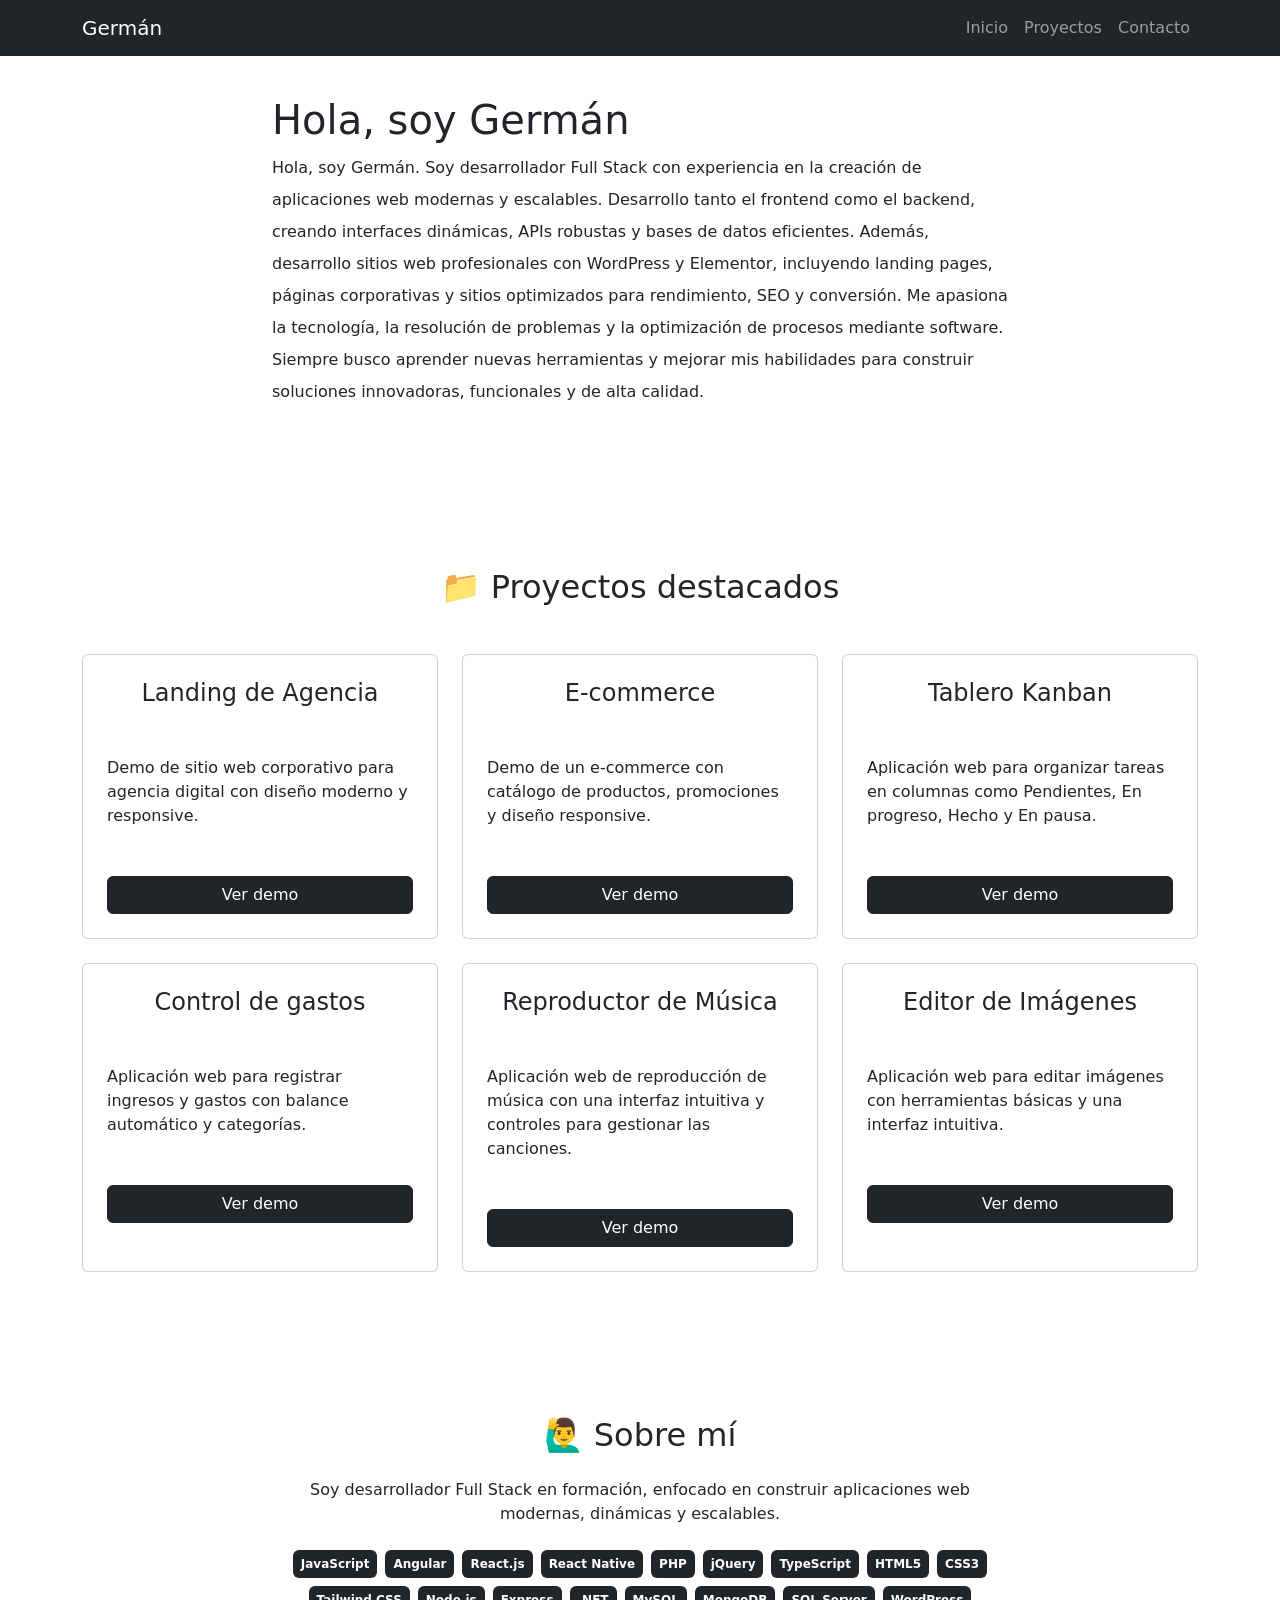
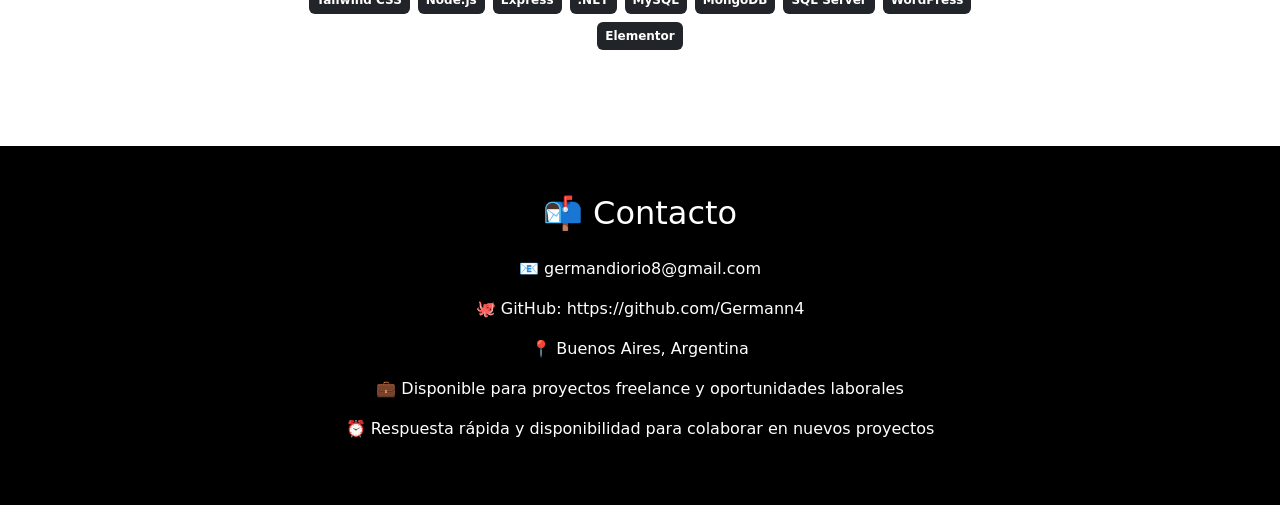
<file: index.html>
<!DOCTYPE html>
<html lang="es">
<head>
  <meta charset="UTF-8">
  <meta name="viewport" content="width=device-width, initial-scale=1.0">
  <title>Mi Portfolio</title>
  <link rel="icon" type="image/png" href="icons8-portafolio-48.png">

  <!-- Bootstrap -->
  <link href="https://cdn.jsdelivr.net/npm/bootstrap@5.3.3/dist/css/bootstrap.min.css" rel="stylesheet">
</head>
<body>
  
  <nav class="navbar navbar-expand-lg navbar-dark bg-dark fixed-top">
  <div class="container">

    <!-- Nombre -->
    <a class="navbar-brand" href="#">Germán</a>

    <!-- Botón móvil -->
    <button class="navbar-toggler" type="button" data-bs-toggle="collapse" data-bs-target="#menu">
      <span class="navbar-toggler-icon"></span>
    </button>

    <!-- Menú -->
    <div class="collapse navbar-collapse" id="menu">
      <ul class="navbar-nav ms-auto">
        <li class="nav-item">
          <a class="nav-link" href="#inicio">Inicio</a>
        </li>
        <li class="nav-item">
          <a class="nav-link" href="#proyectos">Proyectos</a>
        </li>
        <li class="nav-item">
          <a class="nav-link" href="#contacto">Contacto</a>
        </li>
      </ul>
    </div>

  </div>
</nav>
<section class="container py-5  mb-5 mt-5" id="inicio">
  <div class="row">
    <div class="col-md-8 offset-md-2">
      <h1>Hola, soy Germán</h1>
      <p style="line-height: 2;">
        Hola, soy Germán.

        Soy desarrollador Full Stack con experiencia en la creación de aplicaciones web modernas y escalables. Desarrollo tanto el frontend como el backend, creando interfaces dinámicas, APIs robustas y bases de datos eficientes.

        Además, desarrollo sitios web profesionales con WordPress y Elementor, incluyendo landing pages, páginas corporativas y sitios optimizados para rendimiento, SEO y conversión.

        Me apasiona la tecnología, la resolución de problemas y la optimización de procesos mediante software. Siempre busco aprender nuevas herramientas y mejorar mis habilidades para construir soluciones innovadoras, funcionales y de alta calidad.
      </p>
    </div>
  </div>
</section>
<section class="container py-5 mb-5 mt-5">
  <h2 class="text-center mb-5">📁 Proyectos destacados</h2>

  <div class="row g-4" id="proyectos">
    <div class="col-md-4">
      <div class="card p-4 h-100">
        <h4 class="text-center mb-5">Landing de Agencia</h4>
        <p class="mb-5">Demo de sitio web corporativo para agencia digital con diseño moderno y responsive.</p>
        <a href="demo-marketing/index.html" class="btn btn-dark">Ver demo</a>
      </div>
    </div>

    <div class="col-md-4">
      <div class="card p-4 h-100">
        <h4 class="text-center mb-5">E-commerce</h4>
        <p class="mb-5">Demo de un e-commerce con catálogo de productos, promociones y diseño responsive.</p>
        <a href="ecommerce/index.html" class="btn btn-dark">Ver demo</a>
      </div>
    </div>

    <div class="col-md-4">
      <div class="card p-4 h-100">
        <h4 class="text-center mb-5">Tablero Kanban</h4>
        <p class="mb-5">Aplicación web para organizar tareas en columnas como Pendientes, En progreso, Hecho y En pausa.</p>
        <a href="tablero-kanban/index.html" class="btn btn-dark">Ver demo</a>
      </div>
    </div>
     <div class="col-md-4">
      <div class="card p-4 h-100">
        <h4 class="text-center mb-5">Control de gastos</h4>
        <p class="mb-5">Aplicación web para registrar ingresos y gastos con balance automático y categorías.</p>
        <a href="control-de-gastos/index.html" class="btn btn-dark">Ver demo</a>
      </div>
    </div>
     <div class="col-md-4">
      <div class="card p-4 h-100">
        <h4 class="text-center mb-5">Reproductor de Música</h4>
        <p class="mb-5">Aplicación web de reproducción de música con una interfaz intuitiva y controles para gestionar las canciones.</p>
        <a href="reproductor-de-musica/index.html" class="btn btn-dark">Ver demo</a>
      </div>
    </div>
    <div class="col-md-4">
      <div class="card p-4 h-100">
        <h4 class="text-center mb-5">Editor de Imágenes</h4>
        <p class="mb-5">Aplicación web para editar imágenes con herramientas básicas y una interfaz intuitiva.</p>
        <a href="editor-de-imagenes/index.html" class="btn btn-dark">Ver demo</a>
      </div>
    </div>
  </div>
</section>
<section class="container py-5 mb-5 mt-5">
 <h2 class="text-center mb-4">🙋‍♂️ Sobre mí</h2>

  <div class="row justify-content-center">
    <div class="col-md-8 text-center">
      <p>
        Soy desarrollador Full Stack en formación, enfocado en construir
        aplicaciones web modernas, dinámicas y escalables.
      </p>

      <div class="mt-4 d-flex flex-wrap justify-content-center gap-2">
        <span class="badge bg-dark p-2">JavaScript</span>
        <span class="badge bg-dark p-2">Angular</span>
        <span class="badge bg-dark p-2">React.js</span>
        <span class="badge bg-dark p-2">React Native</span>
        <span class="badge bg-dark p-2">PHP</span>
        <span class="badge bg-dark p-2">jQuery</span>
        <span class="badge bg-dark p-2">TypeScript</span>
        <span class="badge bg-dark p-2">HTML5</span>
        <span class="badge bg-dark p-2">CSS3</span>
        <span class="badge bg-dark p-2">Tailwind CSS</span>
        <span class="badge bg-dark p-2">Node.js</span>
        <span class="badge bg-dark p-2">Express</span>
        <span class="badge bg-dark p-2">.NET</span>
        <span class="badge bg-dark p-2">MySQL</span>
        <span class="badge bg-dark p-2">MongoDB</span>
        <span class="badge bg-dark p-2">SQL Server</span>
        <span class="badge bg-dark p-2">WordPress</span>
        <span class="badge bg-dark p-2">Elementor</span>
      </div>
    </div>
  </div>
</section>
<section class="w-100 py-5 text-center  mt-5 bg-black text-white" id="contacto">
  <h2 class="mb-4">📬 Contacto</h2>

  <p>📧 germandiorio8@gmail.com</p>
  <p>🐙 GitHub: https://github.com/Germann4</p>
  <p>📍 Buenos Aires, Argentina</p>
  <p>💼 Disponible para proyectos freelance y oportunidades laborales</p>
  <p>⏰ Respuesta rápida y disponibilidad para colaborar en nuevos proyectos</p>
</section>
  <script src="https://cdn.jsdelivr.net/npm/bootstrap@5.3.3/dist/js/bootstrap.bundle.min.js"></script>
</body>
</html>
</file>
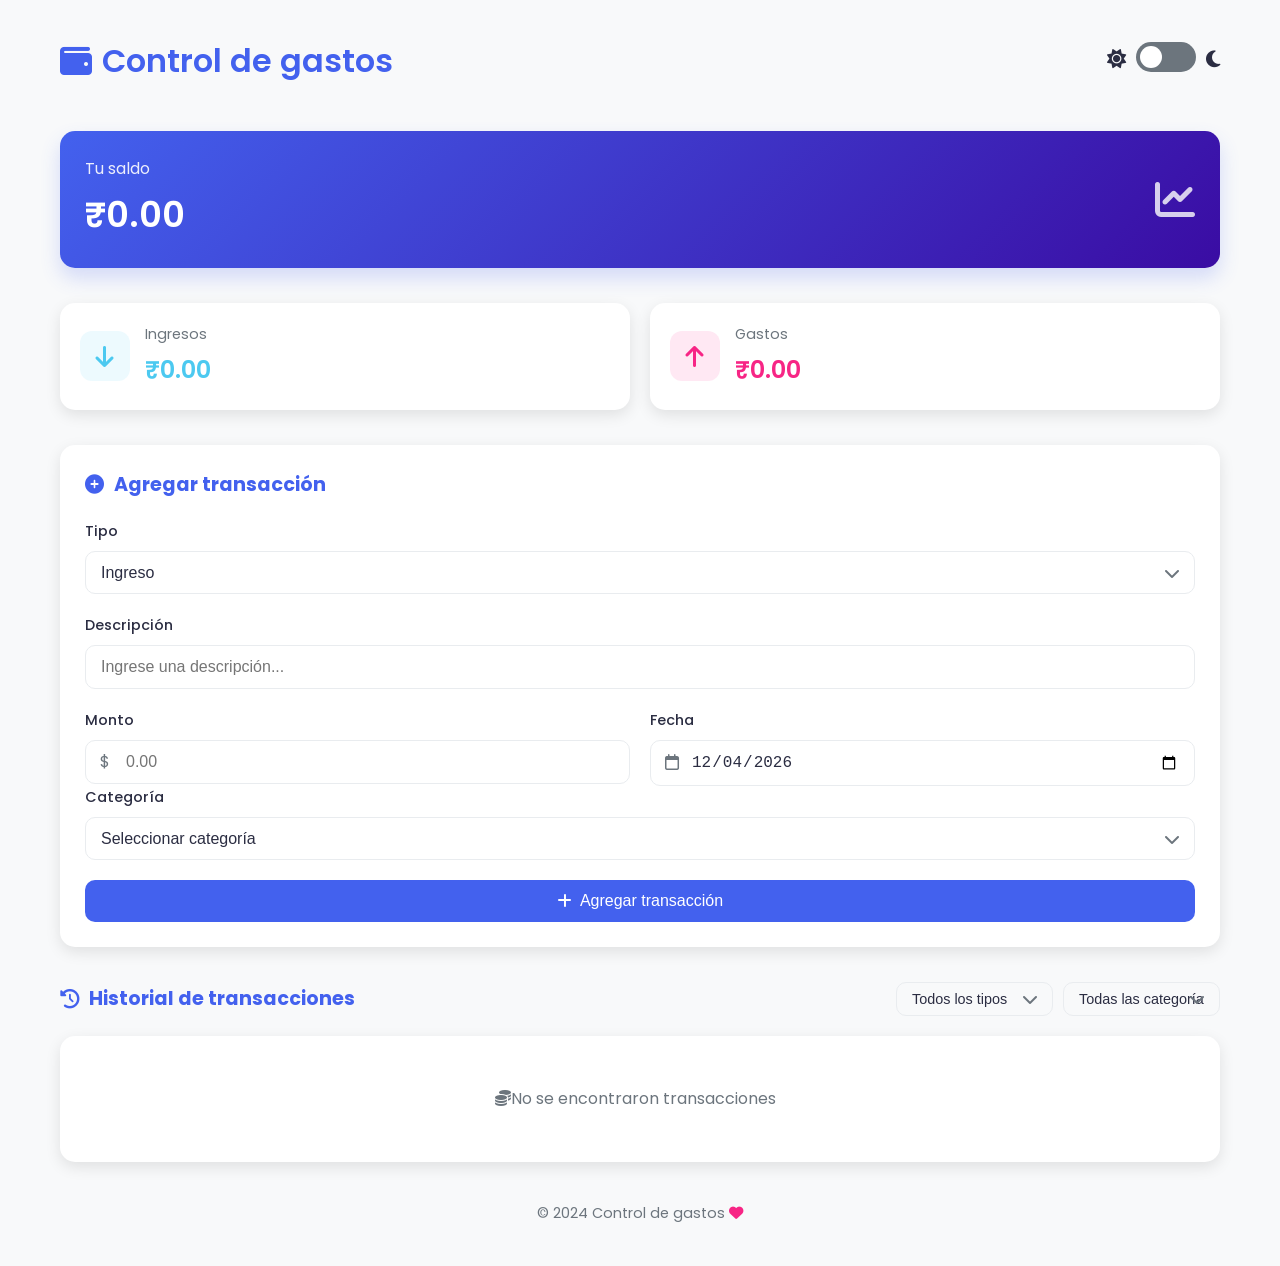
<file: control-de-gastos/index.html>
<!DOCTYPE html>
<html lang="en">
<head>
    <meta charset="UTF-8">
    <meta name="viewport" content="width=device-width, initial-scale=1.0">
    <title>Control de gastos</title>
    <link rel="stylesheet" href="styles.css">
    <link rel="stylesheet" href="https://cdnjs.cloudflare.com/ajax/libs/font-awesome/6.4.0/css/all.min.css">
    <link href="https://fonts.googleapis.com/css2?family=Poppins:wght@300;400;500;600;700&display=swap" rel="stylesheet">
    <link rel="icon" type="image/png" href="icons8-gastos-50.png">    
</head>
<body>
    <div class="app-container">
        <header class="app-header">
            <div class="header-content">
                <h1><i class="fas fa-wallet"></i>Control de gastos</h1>
                <div class="theme-switch">
                    <span class="theme-icon"><i class="fas fa-sun"></i></span>
                    <label class="switch">
                        <input type="checkbox" id="theme-toggle">
                        <span class="slider round"></span>
                    </label>
                    <span class="theme-icon"><i class="fas fa-moon"></i></span>
                </div>
            </div>
        </header>
        <main class="app-main">
            <section class="balance-section">
                <div class="balance-card">
                    <div class="balance-info">
                        <h3>Tu saldo</h3>
                        <h2 id="balance">₹0.00</h2>
                    </div>
                    <div class="balance-icon">
                        <i class="fas fa-chart-line"></i>
                    </div>
                </div>
            </section>

            <section class="summary-section">
                <div class="summary-grid">
                    <div class="summary-card income-card">
                        <div class="summary-icon">
                            <i class="fas fa-arrow-down"></i>
                        </div>
                        <div class="summary-details">
                            <h4>Ingresos</h4>
                            <p id="income-total">₹0.00</p>
                        </div>
                    </div>
                    <div class="summary-card expense-card">
                        <div class="summary-icon">
                            <i class="fas fa-arrow-up"></i>
                        </div>
                        <div class="summary-details">
                            <h4>Gastos</h4>
                            <p id="expense-total">₹0.00</p>
                        </div>
                    </div>
                </div>
            </section>

            <section class="form-section">
                <div class="form-container">
                    <h3><i class="fas fa-plus-circle"></i>Agregar transacción</h3>
                    <form id="form">
    <div class="form-group">
        <label for="type">Tipo</label>
        <div class="select-wrapper">
            <select id="type" required>
                <option value="income">Ingreso</option>
                <option value="expense">Gasto</option>
            </select>
            <i class="fas fa-chevron-down"></i>
        </div>
    </div>

    <div class="form-group">
        <label for="description">Descripción</label>
        <input type="text" id="description" placeholder="Ingrese una descripción..." required>
    </div>

    <div class="form-row">
        <div class="form-group">
            <label for="amount">Monto</label>
            <div class="input-with-icon">
                <span class="input-icon">$</span>
                <input type="number" id="amount" placeholder="0.00" required>
            </div>
        </div>

        <div class="form-group">
            <label for="date">Fecha</label>
            <div class="input-with-icon">
                <span class="input-icon"><i class="far fa-calendar"></i></span>
                <input type="date" id="date" required>
            </div>
        </div>
    </div>

    <div class="form-group">
        <label for="category">Categoría</label>
        <div class="select-wrapper">
            <select id="category" required>
                <option value="">Seleccionar categoría</option>
                <option value="Salary">Salario</option>
                <option value="Freelance">Freelance</option>
                <option value="Investment">Inversión</option>
                <option value="Food">Alimentación</option>
                <option value="Transportation">Transporte</option>
                <option value="Entertainment">Entretenimiento</option>
                <option value="Utilities">Servicios</option>
                <option value="Shopping">Compras</option>
                <option value="Other">Otros</option>
            </select>
            <i class="fas fa-chevron-down"></i>
        </div>
    </div>

    <button type="submit" class="btn primary-btn">
        <i class="fas fa-plus"></i> Agregar transacción
    </button>
</form>

                </div>
            </section>

          <section class="transactions-section">
    <div class="transactions-header">
        <h3><i class="fas fa-history"></i> Historial de transacciones</h3>

        <div class="filter-controls">
            <div class="filter-group">
                <div class="select-wrapper small">
                    <select id="filter-type">
                        <option value="all">Todos los tipos</option>
                        <option value="income">Ingresos</option>
                        <option value="expense">Gastos</option>
                    </select>
                    <i class="fas fa-chevron-down"></i>
                </div>
            </div>

            <div class="filter-group">
                <div class="select-wrapper small">
                    <select id="filter-category">
                        <option value="all">Todas las categorías</option>
                        <option value="Salary">Salario</option>
                        <option value="Freelance">Freelance</option>
                        <option value="Investment">Inversión</option>
                        <option value="Food">Alimentación</option>
                        <option value="Transportation">Transporte</option>
                        <option value="Entertainment">Entretenimiento</option>
                        <option value="Utilities">Servicios</option>
                        <option value="Shopping">Compras</option>
                        <option value="Other">Otros</option>
                    </select>
                    <i class="fas fa-chevron-down"></i>
                </div>
            </div>
        </div>
    </div>

    <div class="transactions-container">
        <ul id="transactions"></ul>
    </div>
</section>
        </main>

        <footer class="app-footer">
            <p>© 2024 Control de gastos <i class="fas fa-heart"></i></p>
        </footer>
    </div>

    <script src="script.js"></script>
</body>
</html>
</file>
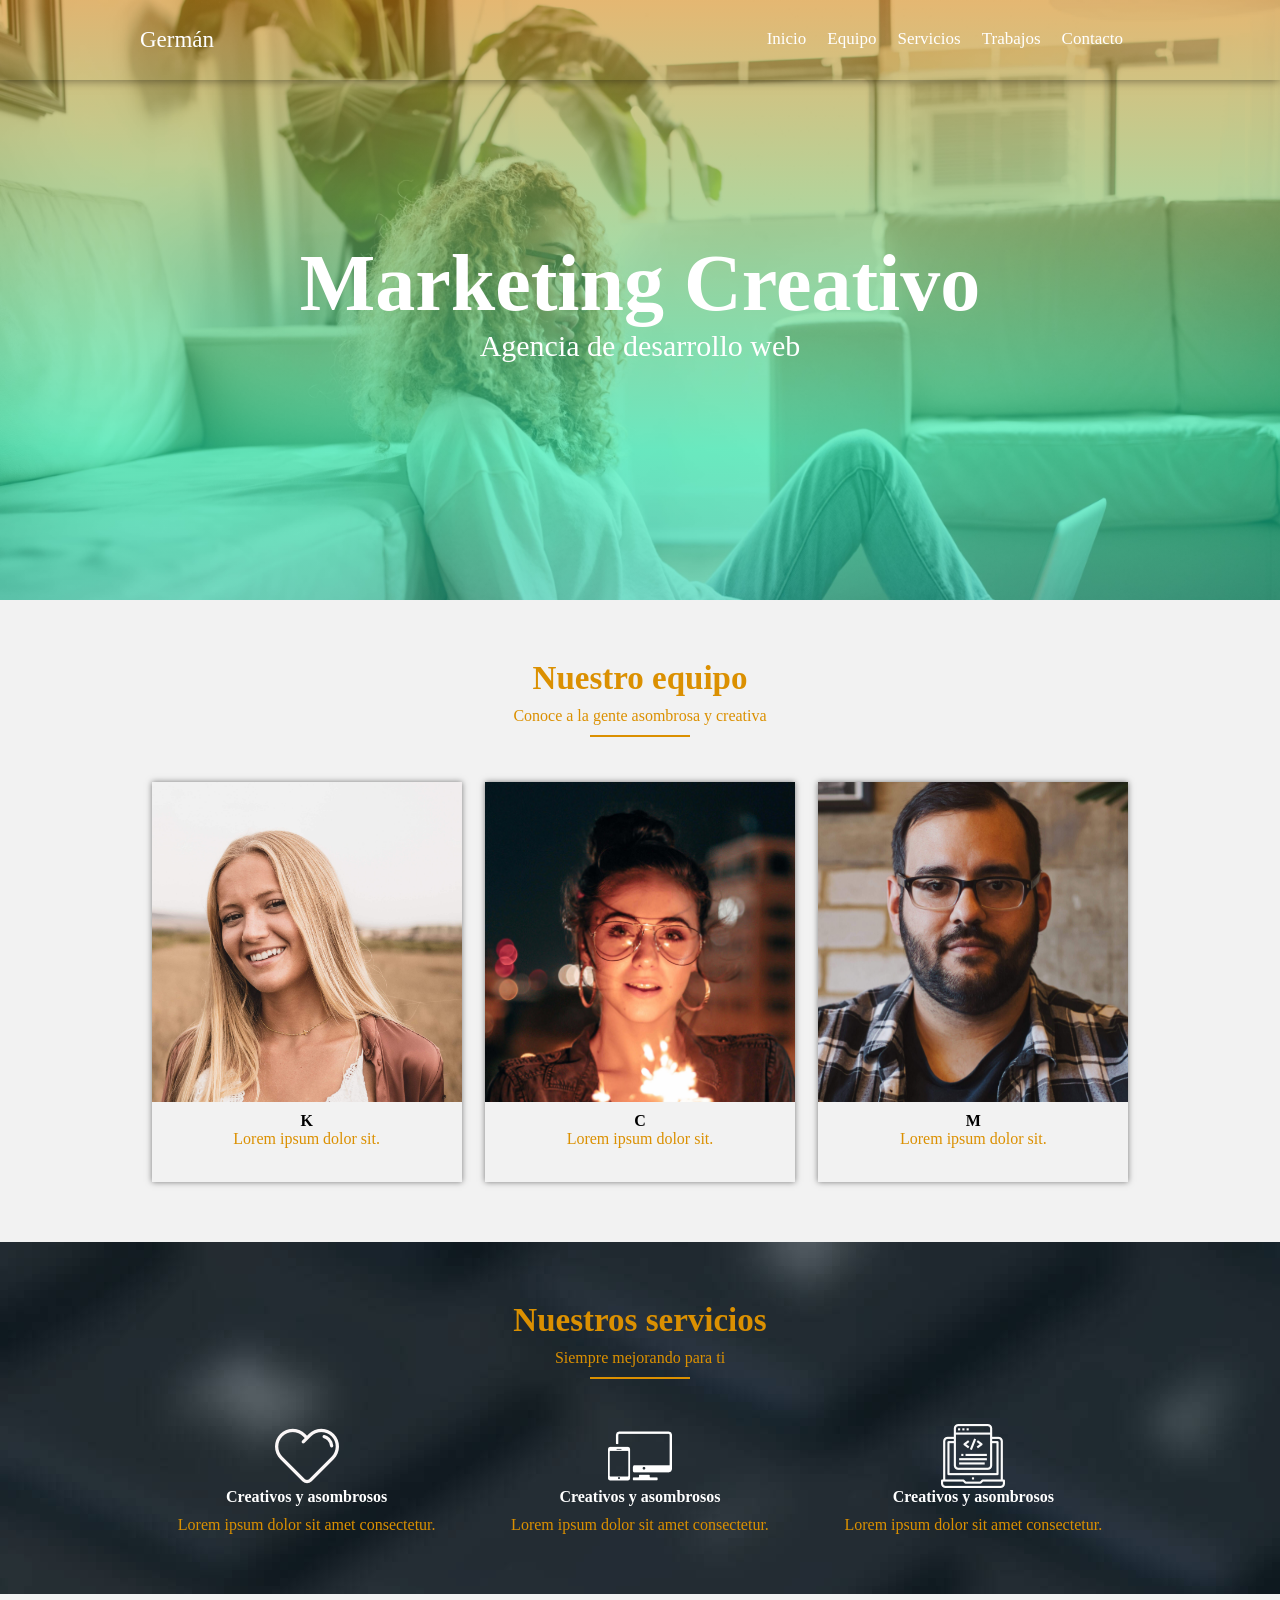
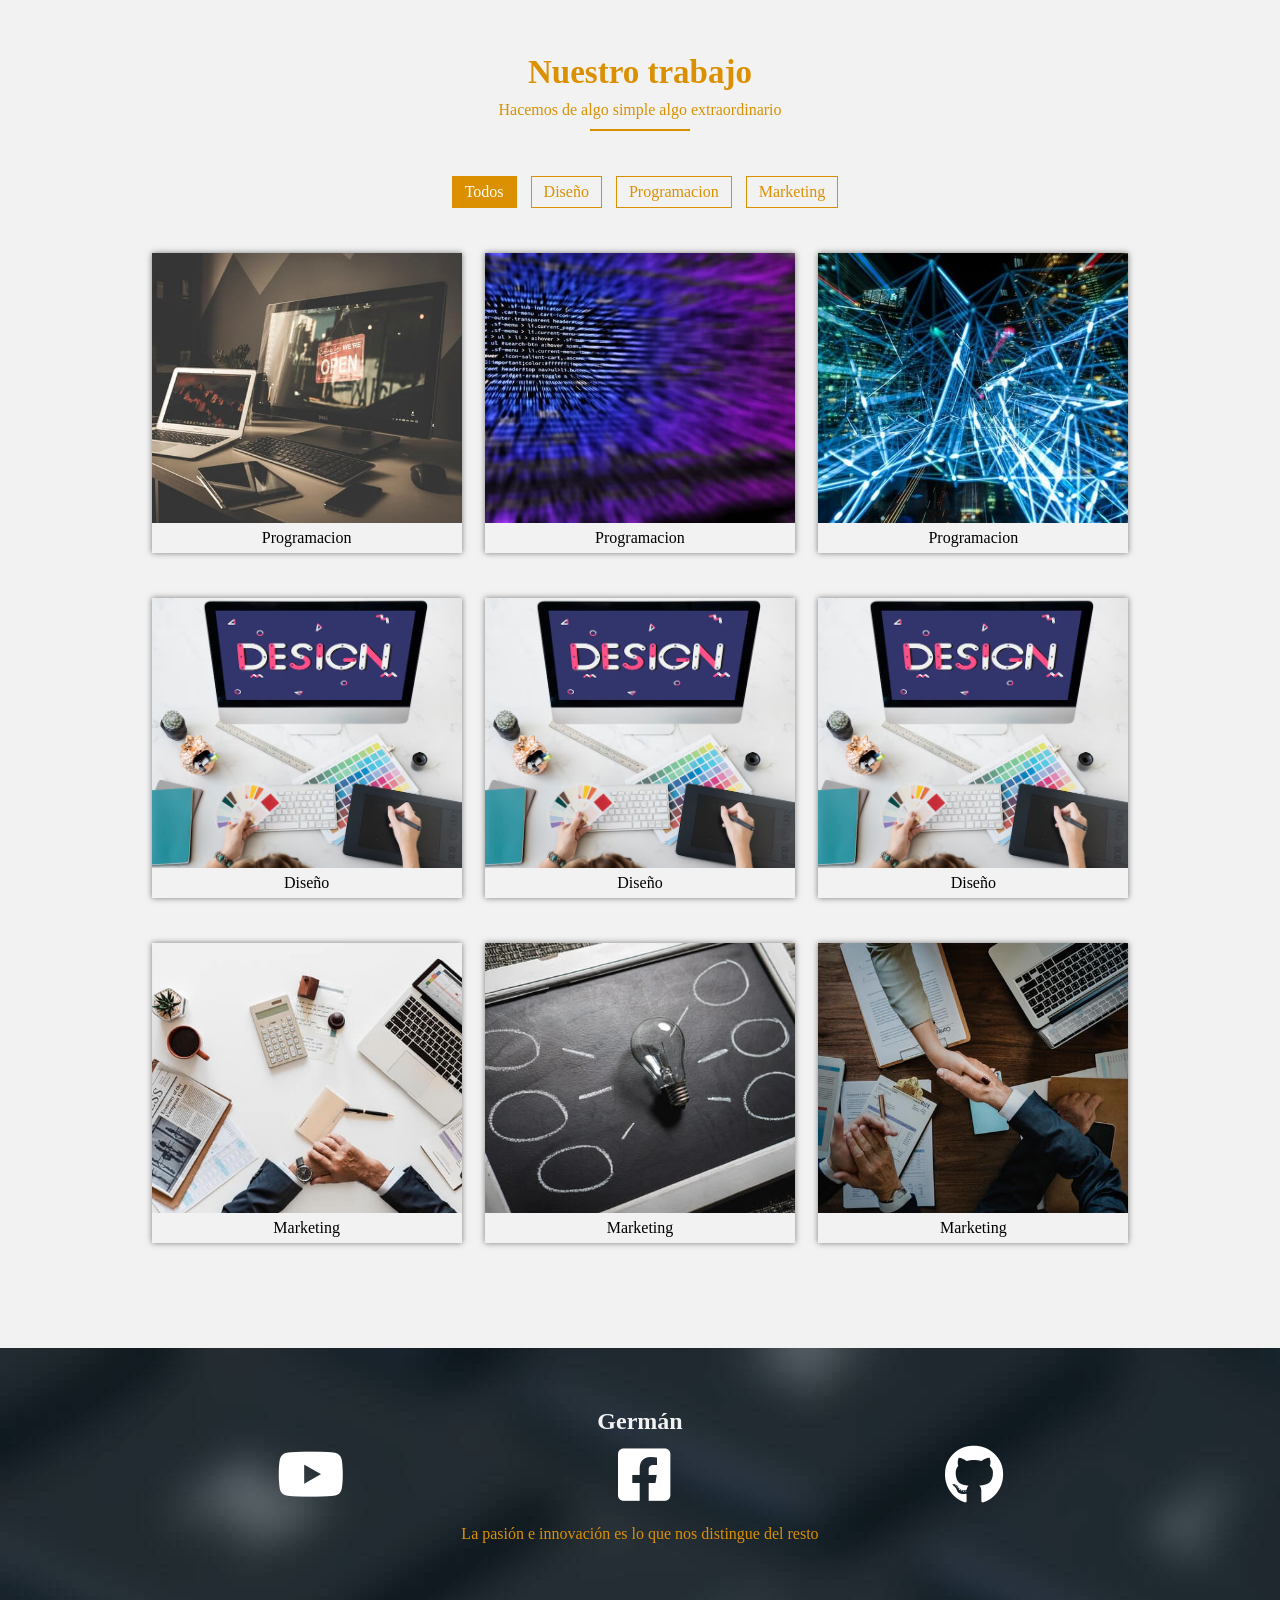
<file: demo-marketing/index.html>
<!DOCTYPE html>
<html lang="en">
<!-- Hi, this is a template free, please suscribe to my chanel
AlexCG Design, Thank you, I hope this template helps you -->
<head>
    <meta charset="UTF-8">
    <meta name="viewport" content="width=device-width, initial-scale=1.0">
    <meta http-equiv="X-UA-Compatible" content="ie=edge">
    <title>Agencia de marketing</title>
    <link rel="stylesheet" href="estilos.css">
    <link rel="stylesheet" href="https://use.fontawesome.com/releases/v5.3.1/css/all.css" integrity="sha384-mzrmE5qonljUremFsqc01SB46JvROS7bZs3IO2EmfFsd15uHvIt+Y8vEf7N7fWAU"
        crossorigin="anonymous">
    <link rel="icon" type="image/png" href="icons8-empresa-48.png">    
</head>

<body class="hidden">
    <div class="centrado" id="onload">
        <div class="lds-facebook"><div></div><div></div><div></div></div>
    </div>
    <header>
        <nav id="nav" class="nav1">
            <div class="contenedor-nav">
                <div class="logo"  style="display: flex; justify-content: center; align-items: center;font-size: 23px">
                    Germán
                </div>
                <div class="enlaces" id="enlaces">
                    <a href="#" id="enlace-inicio" class="btn-header">Inicio</a>
                    <a href="#" id="enlace-equipo" class="btn-header">Equipo</a>
                    <a href="#" id="enlace-servicio" class="btn-header">Servicios</a>
                    <a href="#" id="enlace-trabajo" class="btn-header">Trabajos</a>
                    <a href="#" id="enlace-contacto" class="btn-header">Contacto</a>
                </div>
                <div class="icono" id="open">
                    <span>&#9776;</span>
                </div>
            </div>
        </nav>
        <div class="textos">
            <h1>Marketing Creativo</h1>
            <h2>Agencia de desarrollo web</h2>
        </div>
    </header>
    <main>
        <section class="team contenedor" id="equipo">
            <h3>Nuestro equipo</h3>
            <p class="after">Conoce a la gente asombrosa y creativa</p>
            <div class="card">
                <div class="content-card">
                    <div class="people">
                        <img src="img/people1.jpg" alt="">
                    </div>
                    <div class="texto-team">
                        <h4>K</h4>
                        <p>Lorem ipsum dolor sit.</p>
                    </div>
                </div>
                <div class="content-card">
                    <div class="people">
                        <img src="img/people2.jpg" alt="">
                    </div>
                    <div class="texto-team">
                        <h4>C</h4>
                        <p>Lorem ipsum dolor sit.</p>
                    </div>
                </div>
                <div class="content-card">
                    <div class="people">
                        <img src="img/people3.jpg" alt="">
                    </div>
                    <div class="texto-team">
                        <h4>M</h4>
                        <p>Lorem ipsum dolor sit.</p>
                    </div>
                </div>
            </div>
        </section>
        <section class="about" id="servicio">
            <div class="contenedor">
                <h3>Nuestros servicios</h3>
                <p class="after">Siempre mejorando para ti</p>
                <div class="servicios">
                    <div class="caja-servicios">
                        <img src="img/heart.png" alt="">
                        <h4>Creativos y asombrosos</h4>
                        <p>Lorem ipsum dolor sit amet consectetur.</p>
                    </div>
                    <div class="caja-servicios">
                        <img src="img/responsive.png" alt="">
                        <h4>Creativos y asombrosos</h4>
                        <p>Lorem ipsum dolor sit amet consectetur.</p>
                    </div>
                    <div class="caja-servicios">
                        <img src="img/efectos.png" alt="">
                        <h4>Creativos y asombrosos</h4>
                        <p>Lorem ipsum dolor sit amet consectetur.</p>
                    </div>
                </div>
            </div>
        </section>
        <section class="work contenedor" id="trabajo">
            <h3>Nuestro trabajo</h3>
            <p class="after">Hacemos de algo simple algo extraordinario</p>
            <div class="botones-work">
                <ul>
                    <li class="filter active" data-nombre='todos'>Todos</li>
                    <li class="filter" data-nombre='diseño'>Diseño</li>
                    <li class="filter" data-nombre='programacion'>Programacion</li>
                    <li class="filter" data-nombre='marketing'>Marketing</li>
                </ul>
            </div>
            <div class="galeria-work">
                <div class="cont-work programacion">
                    <div class="img-work">
                        <img src="img/programacion1.jpeg" alt="">
                    </div>
                    <div class="textos-work">
                        <h4>Programacion</h4>
                    </div>
                </div>
                <div class="cont-work programacion">
                    <div class="img-work">
                        <img src="img/programacion2.jpeg" alt="">
                    </div>
                    <div class="textos-work">
                        <h4>Programacion</h4>
                    </div>
                </div>
                <div class="cont-work programacion">
                    <div class="img-work">
                        <img src="img/programacion3.jpeg" alt="">
                    </div>
                    <div class="textos-work">
                        <h4>Programacion</h4>
                    </div>
                </div>
                <div class="cont-work diseño">
                    <div class="img-work">
                        <img src="img/ideas-diseno-proyecto-concepto-objetivo-boceto-creativo_53876-121105.avif" alt="">
                    </div>
                    <div class="textos-work">
                        <h4>Diseño</h4>
                    </div>
                </div>
                <div class="cont-work diseño">
                    <div class="img-work">
                        <img src="img/ideas-diseno-proyecto-concepto-objetivo-boceto-creativo_53876-121105.avif" alt="">
                    </div>
                    <div class="textos-work">
                        <h4>Diseño</h4>
                    </div>
                </div>
                <div class="cont-work diseño">
                    <div class="img-work">
                        <img src="img/ideas-diseno-proyecto-concepto-objetivo-boceto-creativo_53876-121105.avif" alt="">
                    </div>
                    <div class="textos-work">
                        <h4>Diseño</h4>
                    </div>
                </div>
                <div class="cont-work marketing">
                    <div class="img-work">
                        <img src="img/marketing1.jpeg" alt="">
                    </div>
                    <div class="textos-work">
                        <h4>Marketing</h4>
                    </div>
                </div>
                <div class="cont-work marketing">
                    <div class="img-work">
                        <img src="img/marketing2.jpeg" alt="">
                    </div>
                    <div class="textos-work">
                        <h4>Marketing</h4>
                    </div>
                </div>
                <div class="cont-work marketing">
                    <div class="img-work">
                        <img src="img/marketing3.jpeg" alt="">
                    </div>
                    <div class="textos-work">
                        <h4>Marketing</h4>
                    </div>
                </div>
            </div>
        </section>
    </main>
    <footer id="contacto">
        <div class="footer contenedor">
            <div class="marca-logo">
               
                <h2>Germán</h2>
            </div>
            <div class="iconos">
                <i class="fab fa-youtube"></i>
                <i class="fab fa-facebook-square"></i>
                <i class="fab fa-github"></i>
            </div>
            <p>La pasión e innovación es lo que nos distingue del resto</p>
        </div>

    </footer>
    <script src="js/jquery.js"></script>
    <script src="js/main.js"></script>
    <script src="js/filtro.js"></script>
</body>
</html>
</file>
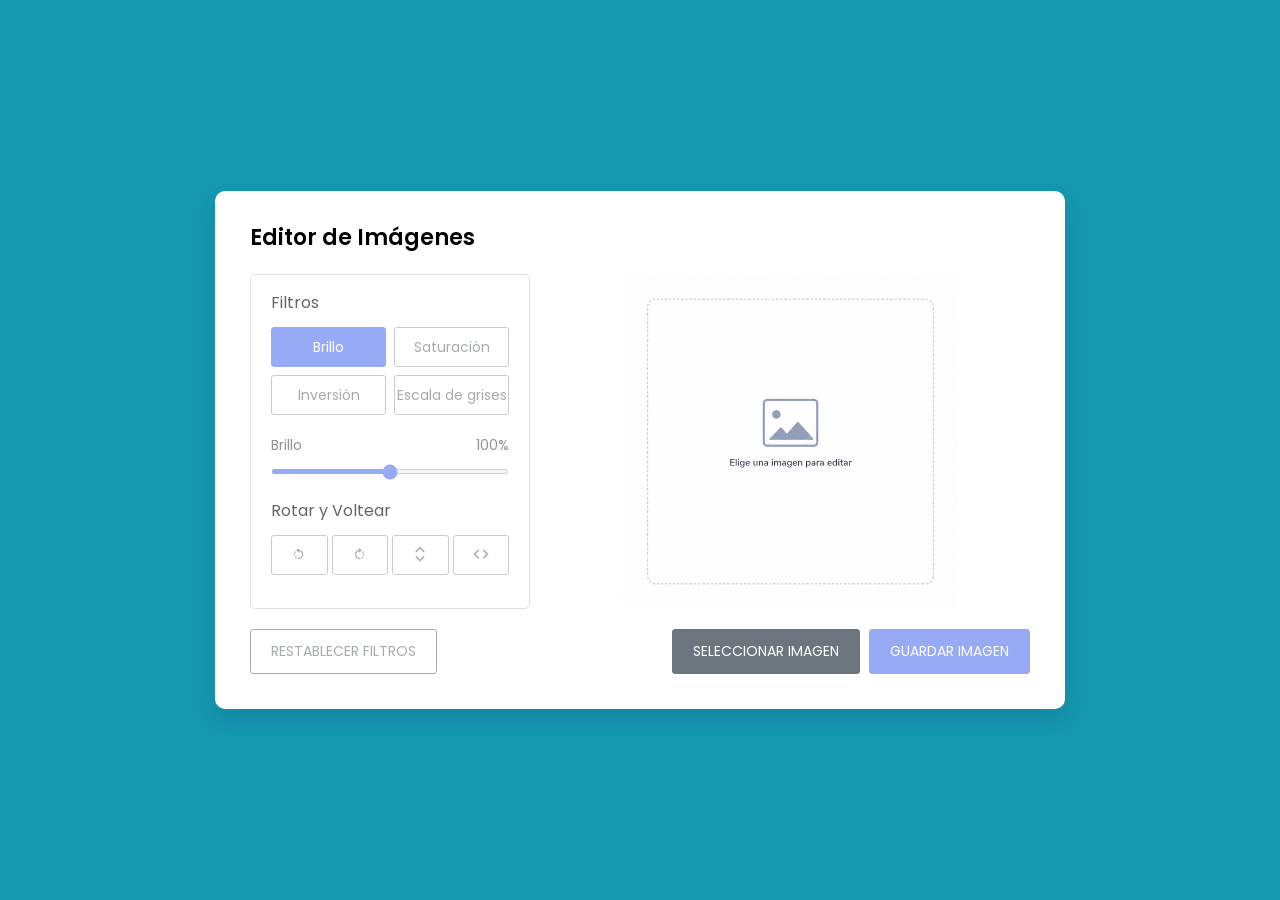
<file: editor-de-imagenes/index.html>
<!DOCTYPE html>
<html lang="en">

<head>
    <meta charset="UTF-8">
    <meta http-equiv="X-UA-Compatible" content="IE=edge">
    <meta name="viewport" content="width=device-width, initial-scale=1.0">
    <link rel="stylesheet" href="style.css">
    <link rel="icon" type="image/png" href="icons8-editor-de-fotos-48.png">
    <title>Image Editor</title>

    <!-- Font Awesome and BoxIcons Link -->
    <link href='https://unpkg.com/boxicons@2.1.2/css/boxicons.min.css' rel='stylesheet'>
    <link rel="stylesheet" href="https://cdnjs.cloudflare.com/ajax/libs/font-awesome/4.7.0/css/font-awesome.min.css">
</head>

<body>

    <div class="container disable">

    <h2>Editor de Imágenes</h2>

    <div class="wrapper">
        <div class="editor-panel">
            <div class="filter">
                <label class="title">Filtros</label>

                <div class="options">
                    <button id="brightness" class="active">Brillo</button>
                    <button id="saturation">Saturación</button>
                    <button id="inversion">Inversión</button>
                    <button id="grayscale">Escala de grises</button>
                </div>

                <div class="slider">
                    <div class="filter-info">
                        <p class="name">Brillo</p>
                        <p class="value">100%</p>
                    </div>

                    <input type="range" value="100" min="0" max="200">
                </div>
            </div>

            <div class="rotate">
                <label class="title">Rotar y Voltear</label>

                <div class="options">
                    <button id="left"><i class='bx bx-rotate-left'></i></button>
                    <button id="right"><i class='bx bx-rotate-right'></i></button>
                    <button id="vertical"><i class='bx bx-expand-vertical'></i></button>
                    <button id="horizontal"><i class='bx bx-expand-horizontal'></i></button>
                </div>
            </div>
        </div>

        <div class="preview-img">
            <img src="image-placeholder.png" alt="Vista previa de la imagen">
        </div>
    </div>

    <div class="controls">
        <button class="reset-filter">Restablecer filtros</button>

        <div class="row">
            <input type="file" accept="image/*" class="file-input" hidden>
            <button class="choose-img">Seleccionar imagen</button>
            <button class="save-img">Guardar imagen</button>
        </div>
    </div>
</div>

    <script src="script.js"></script>
</body>
</html>
</file>
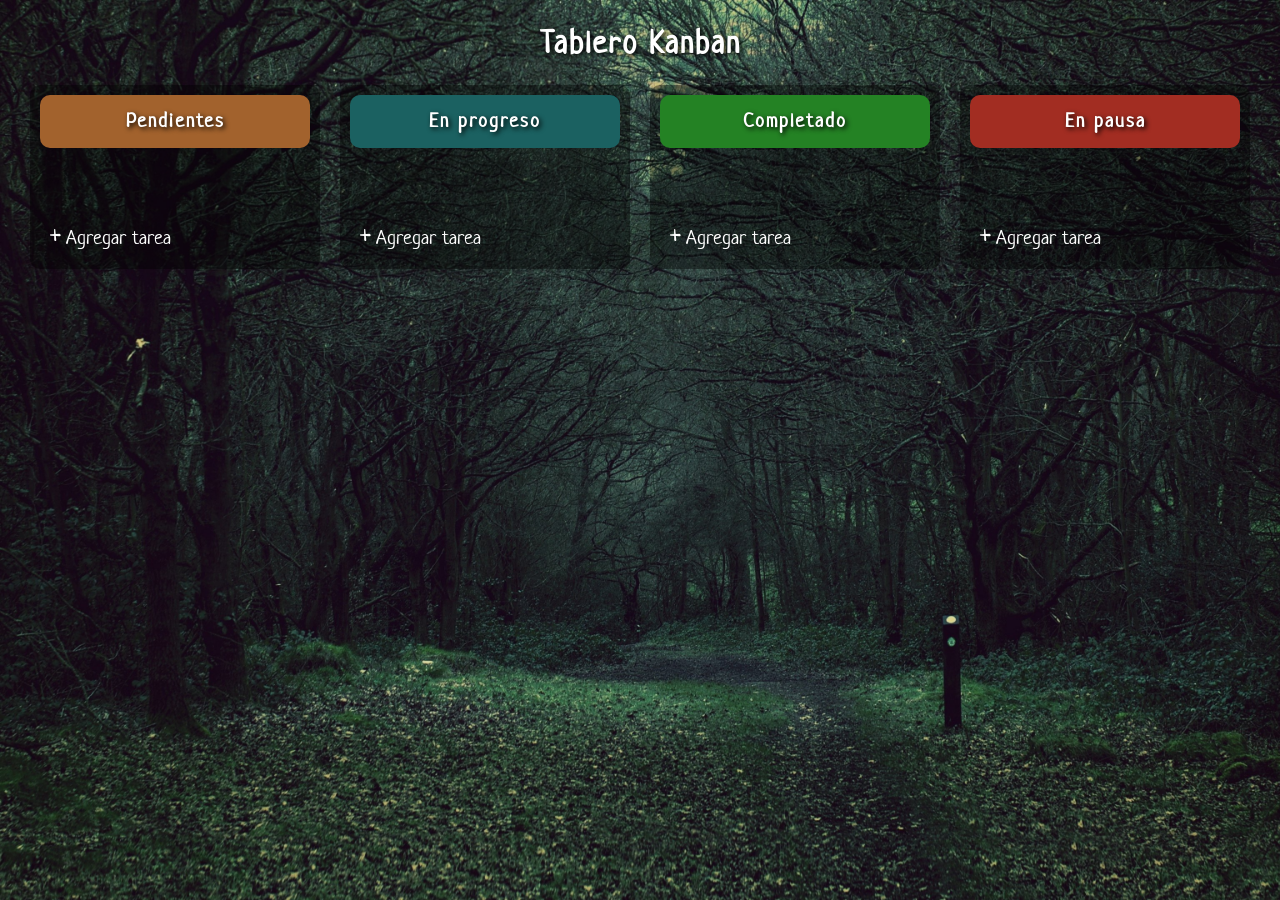
<file: tablero-kanban/index.html>
<!DOCTYPE html>
<html lang="en">
	<head>
		<meta charset="UTF-8" />
		<meta name="viewport" content="width=device-width, initial-scale=1.0" />
		<title>Tablero Kanban</title>
		<link rel="icon" type="image/png" href="d.png" />
		<link rel="stylesheet" href="style.css" />
	</head>
	<body>
		<!-- Github Corner SVG (Optional ;) ) -->
		<style>
			.github-corner:hover .octo-arm {
				animation: octocat-wave 560ms ease-in-out;
			}
			@keyframes octocat-wave {
				0%,
				100% {
					transform: rotate(0);
				}
				20%,
				60% {
					transform: rotate(-25deg);
				}
				40%,
				80% {
					transform: rotate(10deg);
				}
			}
			@media (max-width: 500px) {
				.github-corner:hover .octo-arm {
					animation: none;
				}
				.github-corner .octo-arm {
					animation: octocat-wave 560ms ease-in-out;
				}
			}
		</style>
		<!-- End of GitHub Corner -->

		<h1 class="main-title">Tablero Kanban</h1>
		<div class="drag-container">
			<ul class="drag-list">
				<!-- To Be Done Column -->
				<li class="drag-column to-do-column">
					<span class="header">
						<h1>Pendientes</h1>
					</span>
					<!-- To Be Done Content -->
					<div id="to-do-content" class="custom-scroll-todo">
						<ul
							class="drag-item-list"
							id="to-do-list"
							ondrop="drop(event)"
							ondragover="allowDrop(event)"
							ondragenter="dragEnter(0)"
						></ul>
					</div>
					<!-- Add Button Group -->
					<div class="add-btn-group">
						<div class="add-btn" onclick="showInputBox(0)">
							<span class="plus-sign">+</span>
							<span>Agregar tarea</span>
						</div>
						<div class="add-btn solid" onclick="hideInputBox(0)">
							<span>Guardar tarea</span>
						</div>
					</div>
					<div class="add-container">
						<div class="add-item" contenteditable="true"></div>
					</div>
				</li>
				<!-- Doing Column -->
				<li class="drag-column doing-column">
					<span class="header">
						<h1>En progreso</h1>
					</span>
					<!-- Doing Content -->
					<div id="doing-content" class="custom-scroll-doing">
						<ul
							class="drag-item-list"
							id="doing-list"
							ondrop="drop(event)"
							ondragover="allowDrop(event)"
							ondragenter="dragEnter(1)"
						></ul>
					</div>
					<!-- Add Button Group -->
					<div class="add-btn-group">
						<div class="add-btn" onclick="showInputBox(1)">
							<span class="plus-sign">+</span>
							<span>Agregar tarea</span>
						</div>
						<div class="add-btn solid" onclick="hideInputBox(1)">
							<span>Guardar tarea</span>
						</div>
					</div>
					<div class="add-container">
						<div class="add-item" contenteditable="true"></div>
					</div>
				</li>
				<!-- Done Column -->
				<li class="drag-column done-column">
					<span class="header">
						<h1>Completado</h1>
					</span>
					<!-- Done Content -->
					<div id="done-content" class="custom-scroll-done">
						<ul
							class="drag-item-list"
							id="done-list"
							ondrop="drop(event)"
							ondragover="allowDrop(event)"
							ondragenter="dragEnter(2)"
						></ul>
					</div>
					<!-- Add Button Group -->
					<div class="add-btn-group">
						<div class="add-btn" onclick="showInputBox(2)">
							<span class="plus-sign">+</span>
							<span>Agregar tarea</span>
						</div>
						<div class="add-btn solid" onclick="hideInputBox(2)">
							<span>Guardar tarea</span>
						</div>
					</div>
					<div class="add-container">
						<div class="add-item" contenteditable="true"></div>
					</div>
				</li>
				<!-- On Hold Column -->
				<li class="drag-column on-hold-column">
					<span class="header">
						<h1>En pausa</h1>
					</span>
					<!-- On Hold Content -->
					<div id="on-hold-content" class="custom-scroll">
						<ul
							class="drag-item-list"
							id="on-hold-list"
							ondrop="drop(event)"
							ondragover="allowDrop(event)"
							ondragenter="dragEnter(3)"
						></ul>
					</div>
					<!-- Add Button Group -->
					<div class="add-btn-group">
						<div class="add-btn" onclick="showInputBox(3)">
							<span class="plus-sign">+</span>
							<span>Agregar tarea</span>
						</div>
						<div class="add-btn solid" onclick="hideInputBox(3)">
							<span>Guardar tarea</span>
						</div>
					</div>
					<div class="add-container">
						<div class="add-item" contenteditable="true"></div>
					</div>
				</li>
			</ul>
		</div>
		<!-- Script -->
		<script src="script.js"></script>
	</body>
</html>
</file>
<file: control-de-gastos/styles.css>
:root {
    /* Light Theme Colors */
    --primary-color: #4361ee;
    --secondary-color: #3a0ca3;
    --accent-color: #7209b7;
    --income-color: #4cc9f0;
    --expense-color: #f72585;
    --text-color: #2b2d42;
    --bg-color: #f8f9fa;
    --card-color: #ffffff;
    --border-color: #e9ecef;
    --shadow-color: rgba(0, 0, 0, 0.1);
    --success-color: #38b000;
    --warning-color: #ffaa00;
    --error-color: #ef233c;
    --gray-light: #adb5bd;
    --gray-medium: #6c757d;
    --gray-dark: #495057;
}

[data-theme="dark"] {
    --primary-color: #4895ef;
    --secondary-color: #4361ee;
    --accent-color: #3f37c9;
    --income-color: #4cc9f0;
    --expense-color: #f72585;
    --text-color: #f8f9fa;
    --bg-color: #121212;
    --card-color: #1e1e1e;
    --border-color: #2d2d2d;
    --shadow-color: rgba(0, 0, 0, 0.3);
    --gray-light: #6c757d;
    --gray-medium: #adb5bd;
    --gray-dark: #dee2e6;
}

* {
    margin: 0;
    padding: 0;
    box-sizing: border-box;
}

body {
    font-family: 'Poppins', sans-serif;
    background-color: var(--bg-color);
    color: var(--text-color);
    line-height: 1.6;
    transition: all 0.3s ease;
}

.app-container {
    max-width: 1200px;
    margin: 0 auto;
    padding: 20px;
    min-height: 100vh;
    display: flex;
    flex-direction: column;
}

.app-header {
    margin-bottom: 30px;
}

.header-content {
    display: flex;
    justify-content: space-between;
    align-items: center;
    padding: 15px 0;
}

.app-header h1 {
    font-size: 2rem;
    font-weight: 600;
    color: var(--primary-color);
    display: flex;
    align-items: center;
    gap: 10px;
}

.theme-switch {
    display: flex;
    align-items: center;
    gap: 10px;
}

.theme-icon {
    color: var(--text-color);
    font-size: 1.2rem;
}

.switch {
    position: relative;
    display: inline-block;
    width: 60px;
    height: 30px;
}

.switch input {
    opacity: 0;
    width: 0;
    height: 0;
}

.slider {
    position: absolute;
    cursor: pointer;
    top: 0;
    left: 0;
    right: 0;
    bottom: 0;
    background-color: var(--gray-medium);
    transition: .4s;
    border-radius: 34px;
}

.slider:before {
    position: absolute;
    content: "";
    height: 22px;
    width: 22px;
    left: 4px;
    bottom: 4px;
    background-color: white;
    transition: .4s;
    border-radius: 50%;
}

input:checked+.slider {
    background-color: var(--primary-color);
}

input:checked+.slider:before {
    transform: translateX(30px);
}

.app-main {
    flex: 1;
    display: flex;
    flex-direction: column;
    gap: 25px;
}

.balance-section {
    margin-bottom: 10px;
}

.balance-card {
    background: linear-gradient(135deg, var(--primary-color), var(--secondary-color));
    color: white;
    border-radius: 15px;
    padding: 25px;
    display: flex;
    justify-content: space-between;
    align-items: center;
    box-shadow: 0 10px 20px rgba(67, 97, 238, 0.2);
}

.balance-info h3 {
    font-weight: 400;
    font-size: 1rem;
    margin-bottom: 5px;
    opacity: 0.9;
}

.balance-info h2 {
    font-size: 2.2rem;
    font-weight: 600;
}

.balance-icon {
    font-size: 2.5rem;
    opacity: 0.8;
}

.summary-section {
    margin-bottom: 10px;
}

.summary-grid {
    display: grid;
    grid-template-columns: repeat(auto-fit, minmax(250px, 1fr));
    gap: 20px;
}

.summary-card {
    background-color: var(--card-color);
    border-radius: 15px;
    padding: 20px;
    display: flex;
    align-items: center;
    gap: 15px;
    box-shadow: 0 5px 15px var(--shadow-color);
    transition: transform 0.3s ease;
}

.summary-card:hover {
    transform: translateY(-5px);
}

.summary-icon {
    width: 50px;
    height: 50px;
    border-radius: 12px;
    display: flex;
    align-items: center;
    justify-content: center;
    font-size: 1.5rem;
}

.income-card .summary-icon {
    background-color: rgba(76, 201, 240, 0.1);
    color: var(--income-color);
}

.expense-card .summary-icon {
    background-color: rgba(247, 37, 133, 0.1);
    color: var(--expense-color);
}

.summary-details h4 {
    font-weight: 400;
    font-size: 0.9rem;
    color: var(--gray-medium);
    margin-bottom: 5px;
}

.summary-details p {
    font-size: 1.5rem;
    font-weight: 600;
}

.income-card p {
    color: var(--income-color);
}

.expense-card p {
    color: var(--expense-color);
}

.form-section {
    margin-bottom: 10px;
}

.form-container {
    background-color: var(--card-color);
    border-radius: 15px;
    padding: 25px;
    box-shadow: 0 5px 15px var(--shadow-color);
}

.form-container h3 {
    font-size: 1.2rem;
    margin-bottom: 20px;
    display: flex;
    align-items: center;
    gap: 10px;
    color: var(--primary-color);
}

.form-group {
    margin-bottom: 20px;
}

.form-row {
    display: flex;
    gap: 20px;
}

.form-row .form-group {
    flex: 1;
    margin-bottom: 0;
}

label {
    display: block;
    margin-bottom: 8px;
    font-size: 0.9rem;
    font-weight: 500;
    color: var(--text-color);
}

input,
select {
    width: 100%;
    padding: 12px 15px;
    border: 1px solid var(--border-color);
    border-radius: 10px;
    font-size: 1rem;
    background-color: var(--card-color);
    color: var(--text-color);
    transition: all 0.3s ease;
}

input:focus,
select:focus {
    outline: none;
    border-color: var(--primary-color);
    box-shadow: 0 0 0 2px rgba(67, 97, 238, 0.2);
}

.select-wrapper {
    position: relative;
}

.select-wrapper i {
    position: absolute;
    right: 15px;
    top: 50%;
    transform: translateY(-50%);
    pointer-events: none;
    color: var(--gray-medium);
}

.input-with-icon {
    position: relative;
}

.input-icon {
    position: absolute;
    left: 15px;
    top: 50%;
    transform: translateY(-50%);
    color: var(--gray-medium);
}

.input-with-icon input {
    padding-left: 40px;
}

.btn {
    display: inline-flex;
    align-items: center;
    justify-content: center;
    gap: 8px;
    padding: 12px 24px;
    border: none;
    border-radius: 10px;
    font-size: 1rem;
    font-weight: 500;
    cursor: pointer;
    transition: all 0.3s ease;
}

.primary-btn {
    background-color: var(--primary-color);
    color: white;
    width: 100%;
}

.primary-btn:hover {
    background-color: var(--secondary-color);
    transform: translateY(-2px);
    box-shadow: 0 5px 15px rgba(67, 97, 238, 0.3);
}

.transactions-section {
    flex: 1;
    margin-bottom: 20px;
}

.transactions-header {
    display: flex;
    justify-content: space-between;
    align-items: center;
    margin-bottom: 20px;
    flex-wrap: wrap;
    gap: 15px;
}

.transactions-header h3 {
    font-size: 1.2rem;
    display: flex;
    align-items: center;
    gap: 10px;
    color: var(--primary-color);
}

.filter-controls {
    display: flex;
    gap: 10px;
    flex-wrap: wrap;
}

.filter-group {
    flex: 1;
    min-width: 150px;
}

.select-wrapper.small select {
    padding: 8px 15px;
    font-size: 0.9rem;
}

.transactions-container {
    background-color: var(--card-color);
    border-radius: 15px;
    padding: 20px;
    box-shadow: 0 5px 15px var(--shadow-color);
}

#transactions {
    list-style: none;
    max-height: 400px;
    overflow-y: auto;
    padding-right: 10px;
}

#transactions::-webkit-scrollbar {
    width: 6px;
}

#transactions::-webkit-scrollbar-track {
    background: var(--border-color);
    border-radius: 3px;
}

#transactions::-webkit-scrollbar-thumb {
    background: var(--primary-color);
    border-radius: 3px;
}

.transaction {
    display: flex;
    justify-content: space-between;
    align-items: center;
    padding: 15px;
    margin-bottom: 15px;
    background-color: var(--card-color);
    border-radius: 10px;
    box-shadow: 0 3px 10px var(--shadow-color);
    transition: all 0.3s ease;
    position: relative;
    border-left: 4px solid;
}

.transaction:hover {
    transform: translateX(5px);
    box-shadow: 0 5px 15px var(--shadow-color);
}

.transaction.income {
    border-left-color: var(--income-color);
}

.transaction.expense {
    border-left-color: var(--expense-color);
}

.transaction-info {
    flex: 1;
}

.transaction-description {
    font-weight: 500;
    margin-bottom: 5px;
}

.transaction-category {
    font-size: 0.8rem;
    color: var(--gray-medium);
    display: inline-block;
    padding: 3px 8px;
    border-radius: 20px;
    background-color: rgba(108, 117, 125, 0.1);
}

.transaction-date {
    font-size: 0.8rem;
    color: var(--gray-medium);
    margin-top: 5px;
}

.transaction-amount {
    font-weight: 600;
    margin-left: 20px;
    font-size: 1.1rem;
}

.income .transaction-amount {
    color: var(--income-color);
}

.expense .transaction-amount {
    color: var(--expense-color);
}

.delete-btn {
    background: none;
    border: none;
    color: var(--gray-light);
    cursor: pointer;
    margin-left: 15px;
    font-size: 1rem;
    transition: color 0.3s;
    width: 35px;
    height: 35px;
    border-radius: 50%;
    display: flex;
    align-items: center;
    justify-content: center;
}

.delete-btn:hover {
    background-color: rgba(239, 35, 60, 0.1);
    color: var(--error-color);
}

.no-transactions {
    text-align: center;
    padding: 30px;
    color: var(--gray-medium);
}

.app-footer {
    text-align: center;
    padding: 20px 0;
    color: var(--gray-medium);
    font-size: 0.9rem;
}

.app-footer i {
    color: var(--expense-color);
}

/* Responsive Design */
@media (max-width: 768px) {
    .app-container {
        padding: 15px;
    }

    .form-row {
        flex-direction: column;
        gap: 20px;
    }

    .filter-controls {
        width: 100%;
    }

    .filter-group {
        min-width: 100%;
    }
}

@media (max-width: 480px) {
    .header-content {
        flex-direction: column;
        align-items: flex-start;
        gap: 15px;
    }

    .balance-info h2 {
        font-size: 1.8rem;
    }

    .summary-grid {
        grid-template-columns: 1fr;
    }

    .transaction {
        flex-direction: column;
        align-items: flex-start;
    }

    .transaction-amount {
        margin: 10px 0 0 0;
        align-self: flex-end;
    }

    .delete-btn {
        position: absolute;
        top: 15px;
        right: 15px;
    }
}

select {
    appearance: none;
    -webkit-appearance: none;
    -moz-appearance: none;
    background: none;
    padding-right: 2rem;
    /* space for the icon */
}
</file>
<file: demo-marketing/estilos.css>
:root{
  --color1: rgb(219,144,.5);
  --color2: rgba(23, 180, 83, 0.877);
  --color3: rgba(11,194,211, 0.623);
  --fondo: #f2f2f2;
  --titulos: 33px;
  --margenes: 60px;
  --espacios: 10px;
  --espacios-contenido:45px;
}

* {
  margin: 0;
  padding: 0;
  box-sizing: border-box;
}

body {
  font-family: 'open sans';
  background: var(--fondo);
}

img{
  vertical-align: top;
}


/* Preloader */
.hidden{
  overflow: hidden;
}

.centrado{
  position: fixed;
  width: 100vw;
  height: 100vh;
  background: #000;
  z-index: 100;
  display: flex;
  justify-content: center;
  align-items: center;
}
.lds-facebook {
  display: inline-block;
  position: relative;
  width: 64px;
  height: 64px;
}

.lds-facebook div {
  display: inline-block;
  position: absolute;
  left: 6px;
  width: 13px;
  background: #cef;
  animation: lds-facebook 1.2s cubic-bezier(0, 0.5, 0.5, 1) infinite;
}

.lds-facebook div:nth-child(1) {
  left: 6px;
  animation-delay: -0.24s;
}

.lds-facebook div:nth-child(2) {
  left: 26px;
  animation-delay: -0.12s;
}

.lds-facebook div:nth-child(3) {
  left: 45px;
  animation-delay: 0;
}

@keyframes lds-facebook {
  0% {
    top: 6px;
    height: 51px;
  }

  50%,
  100% {
    top: 19px;
    height: 26px;
  }
}

/* Header */

header{
  width: 100%;
  height:600px;
  background: linear-gradient(to bottom,
  rgba(211,135,20, .6),
  rgba(29,241,171, .6),
  rgba(7,109,150, .45)
  ), url(img/fondo.jpg);
  background-attachment: fixed;
  background-position: center;
  background-size: cover;
}

nav{
  width: 100%;
  position: fixed;
  box-shadow: 0 0 10px 0 rgba(0,0,0,.5)
}

.nav1{
  background: transparent;
  height: 80px;
  color:#fff;
}

.nav2{
  background: var(--fondo);
  height:100px;
  color:#000;
}

.contenedor-nav{
  display: flex;
  margin: auto;
  width: 90%;
  justify-content: space-between;
  align-items: center;
  max-width:1000px;
  height:inherit;
  overflow: hidden;
}

nav .enlaces a{
  display: inline-block;
  padding: 5px 0;
  margin-right: 17px;
  font-size: 17px;
  font-weight: 300;
  text-decoration: none;
  border-bottom: 3px solid transparent;
  color: inherit;
}

nav .enlaces a:hover{
  border-bottom: 3px solid #1498a4;
  transition: 0.6s;
}

.logo, .logo img{ height:80px;}

.icono{
  display:none;
  font-size: 24px;
  padding: 23.5px 20px;
}

.textos{
  width: 100%;
  height: 100%;
  display:flex;
  justify-content: center;
  flex-direction: column;
  align-items: center;
  color:#fff;
  overflow: hidden;
  text-align: center;
}

.textos>h1{font-size:80px;;}

.textos>h2{font-size: 30px; font-weight: 300;}

/* Main */

.contenedor{
  margin:auto;
  padding: var(--margenes) 0;
  width: 90%;
  max-width: 1000px;
  text-align: center;
  overflow: hidden;
}

.contenedor h3{
  font-size: var(--titulos);
  color: var(--color1);
  margin-bottom: var(--espacios);
}

.contenedor p{
  font-size: var(--subtitulos);
  font-weight: 300;
  color: var(--color1);
}

.after::after{
  content:'';
  display: block;
  margin: auto;
  margin-top: var(--espacios);
  width: 100px;
  height: 2px;
  background: var(--color1);
  margin-bottom: var(--espacios-contenido);
}

.card{
  display: flex;
  justify-content: space-around;
  flex-wrap: wrap;
}

.content-card{
  width: 31%;
  box-shadow: 0 0 6px 0 rgba(0,0,0,.5);
  overflow: hidden;
  height:400px;
}

.people{
  height: 80%;
}

.content-card img{
  width: 100%;
  height: 100%;
  object-fit: cover;
}

.texto-team{
  height: 20%;
  width: 100%;
  padding: var(--espacios) 0;
}

.about{
  background: url(img/teclado.jpg);
  height: auto;
}

.servicios{
  display: flex;
  color:#fff;
  justify-content: space-between;
  margin: auto;
  flex-wrap: wrap;
}
.caja-servicios{
  width: 30%;
  margin: auto;
  text-align: center;
}
.caja-servicios>h4{
  margin-bottom: var(--espacios);
}

.caja-servicios>p{
  text-align: center;
}

.botones-work{
  overflow: hidden;
}

.botones-work li{
  display: inline-block;
  text-align: center;
  margin-left: var(--espacios);
  margin-bottom: var(--espacios-contenido);
  padding: 6px 12px;
  border: 1px solid var(--color1);
  list-style: none;
  color: var(--color1);
}

.botones-work li:hover{
  background: var(--color1);
  color:#fff;
  cursor: pointer;
}

.botones-work .active{
  background: var(--color1);
  color:#fff;
}

.galeria-work{
  display:flex;
  flex-wrap: wrap;
  justify-content: space-around;
}

.cont-work{
  width: 31%;
  box-shadow: 0 0 6px 0 rgba(0,0,0,.5);
  height:300px;
  overflow: hidden;
  margin-bottom: var(--espacios-contenido);
}

.img-work{
  height: 90%;
  width: 100%;
}

.img-work img{
  height: 100%;
  width: 100%;
  object-fit: cover;
}

.textos-work{
  height: 10%;
}

.textos-work h4{
  line-height: 30px;
  font-weight: 300;
}

/* Footer */

footer{background:url(img/teclado.jpg);}

.marca-logo{
  width: 40%;
  margin: auto;
  margin-bottom: var(--espacios);
  color: #f2f2f2;
  font-weight:100 !important;
}
.marca-logo img{
  width: 100%;
}
.iconos{
  display: flex;
  margin: auto;
  justify-content: space-around;
  width: 100%;
}
.fab{
  font-size:60px;
  color: #FFF;
  margin-bottom: var(--espacios);
  display: inline-block;
}

footer p{
  margin-top:var(--espacios);
}

@media screen and (max-width: 700px){
  .nav2{
    color: #fff;
  }

  .icono{
    display:block;
    cursor: pointer;
  }

  .enlaces{
    position: fixed;
    top:80px;
    background: #2c3e50;
    left: 0;
    height: 100%;
    transition: 1s;
    width: 0;
    overflow: hidden;
  }

  .enlaces a{
    display: block;
    width: 100%;
    height: 50px;
    padding: 20px;
    text-align: center;
    background: #34495e;
    color:#fff;
  }

  .textos>h1{font-size: 70px;}
  .textos>h2{font-size:35px;}

  .content-card{
    width: 48%;
    margin-bottom:var(--margenes);
  }

  :root{
    --margenes: 30px;
  }
}

@media screen and (max-width: 500px){
  :root{
    --espacios-contenido: 25px;
  }

  .content-card{
    width: 90%;
  }

  .caja-servicios{
    width: 90%;
    margin-bottom: var(--margenes);
  }

  .cont-work{
    width: 85%;
  }

  .marca-logo{
    width: 80%;
  }

  .iconos{
    margin: auto;
  }
}
</file>
<file: editor-de-imagenes/style.css>
/* Google Fonts with poppins style */
@import url('https://fonts.googleapis.com/css2?family=Poppins:wght@400;600;700&display=swap');

*{
    margin: 0;
    padding: 0;
    box-sizing: border-box;
    font-family: 'Poppins', sans-serif;
}

body{
    display: flex;
    justify-content: center;
    align-items: center;
    min-height: 100vh;
    background:  #1597B0;
}

.container{
    width: 850px;
    background: #fff;
    border-radius: 10px;
    padding: 30px 35px 35px;
    box-shadow: 0 10px 20px rgba(0,0,0,0.1);
}

.container.disable :where(.editor-panel, .reset-filter, .save-img){
    opacity: 0.6;
    pointer-events: none;
}

.container h2{
    font-size: 22px;
    font-weight: 600;
}

.container .wrapper{
    display: flex;
    margin: 20px 0;
    min-height: 335px;
}

.wrapper .editor-panel{
    width: 280px;
    padding: 15px 20px;
    border-radius: 5px;
    border: 1px solid #ccc;
}

.editor-panel .title{
    display: block;
    font-size: 16px;
    margin-bottom: 12px;
}

.editor-panel .options,
.controls{
    display: flex;
    flex-wrap: wrap;
    justify-content: space-between;
}

.editor-panel button{
    height: 40px;
    font-size: 14px;
    color: #6C757D;
    margin-bottom: 8px;
    border-radius: 3px;
    background: #fff;
    border: 1px solid #aaa;
}

.editor-panel button:hover{
    background: #f5f5f5;
}

.editor-panel .filter button{
    width: calc(100% / 2 - 4px);
}

.filter button.active{
    color: #fff;
    background: #5372F0;
    border-color: #5372F0;
}

.filter .slider{
    margin-top: 12px;
}

.filter .slider .filter-info{
    display: flex;
    font-size: 14px;
    color: #4c4c4c;
    justify-content: space-between;
}

.filter .slider input{
    width: 100%;
    height: 5px;
    accent-color: #5372f0;                                  /*  Color for the Filled Side of Slider */
}

.editor-panel .rotate{
    margin-top: 17px;
}

.editor-panel .rotate button{
    width: calc(100% / 4 - 3px);
}

.rotate button:nth-child(3),
.rotate button:nth-child(4){
    font-size: 18px;
}

.wrapper .preview-img{
    flex-grow: 1;
    display: flex;
    overflow: hidden;
    justify-content: center;
    align-items: center;
    margin-left: 20px;
}

.wrapper .preview-img img{
    max-width: 490px;
    max-height: 335px;
    width: 100%;
    height: 100%;
    object-fit: contain;
}

.controls button{
    background: #fff;
    font-size: 14px;
    border-radius: 3px;
    padding: 11px 20px;
    cursor: pointer;
    color: #fff;
    text-transform: uppercase;                          /*  This will convert the letters to uppercase  */
}

.controls .reset-filter{
    color: #6C757D;
    border: 1px solid #6C757D;
}

.controls .choose-img{
    background: #6C757D;
    border: 1px solid #6C757D;
}

.controls .save-img{
    margin-left: 5px;
    background: #5372F0;
    border: 1px solid #6C757D;
}


@media screen and (max-width:760px) {
    .container{
        padding: 25px;
    }

    .container .wrapper{
        flex-wrap: wrap-reverse;
    }

    .wrapper .editor-panel{
        width: 100%;
    }

    .wrapper .preview-img{
        width: 100%;
        margin: 0 0 15px;
    }
}

@media screen and (max-width:500px) {
    .controls button{
        width: 100%;
        margin-bottom: 10px;
    }

    .controls .row{
        width: 100%;
    }

    .controls .row .save-img{
        margin-left: 0px;
    }
}
</file>
<file: tablero-kanban/style.css>
@import url("https://fonts.googleapis.com/css2?family=Neucha&display=swap");

html {
	box-sizing: border-box;
}

:root {
	--to-do: #a2622d;
	--doing: #1b6161;
	--done: #248224;
	--on-hold: #a22d22;
}

body {
	margin: 0;
	background: url("./image.jpg");
	background-size: cover;
	background-position: 50% 60%;
	background-attachment: fixed;
	color: white;
	font-family: "Neucha", cursive;
	font-size: 20px;
	overflow-y: hidden;
}

h1 {
	letter-spacing: 2px;
	text-shadow: 2px 2px 5px black;
}

.main-title {
	text-align: center;
	font-size: 3rem;
}

ul {
	list-style-type: none;
	margin: 0;
	padding: 0;
}

.drag-container {
	margin: 20px;
}

.drag-list {
	display: flex;
	align-items: flex-start;
}

/* Columns */
.drag-column {
	flex: 1;
	margin: 0 10px;
	position: relative;
	background-color: rgba(0, 0, 0, 0.4);
	border-radius: 10px;
	overflow-x: hidden;
}

.to-do-column .header,
.to-do-column .solid,
.to-do-column .solid:hover,
.to-do-column .over {
	background-color: var(--to-do);
}

.doing-column .header,
.doing-column .solid,
.doing-column .solid:hover,
.doing-column .over {
	background-color: var(--doing);
}

.done-column .header,
.done-column .solid,
.done-column .solid:hover,
.done-column .over {
	background-color: var(--done);
}

.on-hold-column .header,
.on-hold-column .solid,
.on-hold-column .solid:hover,
.on-hold-column .over {
	background-color: var(--on-hold);
}

/* Custom Scrollbar */

/* To Be Done */
.custom-scroll-todo {
	overflow-y: auto;
	max-height: 75vh;
}

.custom-scroll-todo::-webkit-scrollbar-track {
	box-shadow: inset 0 0 6px rgba(0, 0, 0, 0.4);
	border-radius: 10px;
	background-color: rgba(255, 255, 255, 0.3);
	margin-right: 5px;
}

.custom-scroll-todo::-webkit-scrollbar {
	width: 10px;
}

.custom-scroll-todo::-webkit-scrollbar-thumb {
	border-radius: 10px;
	box-shadow: inset 0 0 6px rgba(0, 0, 0, 0.3);
	background-color: var(--to-do);
}

/* Doing */
.custom-scroll-doing {
	overflow-y: auto;
	max-height: 75vh;
}

.custom-scroll-doing::-webkit-scrollbar-track {
	box-shadow: inset 0 0 6px rgba(0, 0, 0, 0.4);
	border-radius: 10px;
	background-color: rgba(255, 255, 255, 0.3);
	margin-right: 5px;
}

.custom-scroll-doing::-webkit-scrollbar {
	width: 10px;
}

.custom-scroll-doing::-webkit-scrollbar-thumb {
	border-radius: 10px;
	box-shadow: inset 0 0 6px rgba(0, 0, 0, 0.3);
	background-color: var(--doing);
}

/* Done */
.custom-scroll-done {
	overflow-y: auto;
	max-height: 75vh;
}

.custom-scroll-done::-webkit-scrollbar-track {
	box-shadow: inset 0 0 6px rgba(0, 0, 0, 0.4);
	border-radius: 10px;
	background-color: rgba(255, 255, 255, 0.3);
	margin-right: 5px;
}

.custom-scroll-done::-webkit-scrollbar {
	width: 10px;
}

.custom-scroll-done::-webkit-scrollbar-thumb {
	border-radius: 10px;
	box-shadow: inset 0 0 6px rgba(0, 0, 0, 0.3);
	background-color: var(--done);
}

/* On Hold */
.custom-scroll {
	overflow-y: auto;
	max-height: 75vh;
}

.custom-scroll::-webkit-scrollbar-track {
	box-shadow: inset 0 0 6px rgba(0, 0, 0, 0.4);
	border-radius: 10px;
	background-color: rgba(255, 255, 255, 0.3);
	margin-right: 5px;
}

.custom-scroll::-webkit-scrollbar {
	width: 10px;
}

.custom-scroll::-webkit-scrollbar-thumb {
	border-radius: 10px;
	box-shadow: inset 0 0 6px rgba(0, 0, 0, 0.3);
	background-color: var(--on-hold);
}

.header {
	display: flex;
	justify-content: center;
	border-radius: 10px;
	margin: 10px;
}

.header h1 {
	font-size: 1.25rem;
}

/* Drag and Drop */
.over {
	padding: 50px 10px;
}

.drag-item-list {
	min-height: 50px;
}

.drag-item {
	margin: 10px;
	padding: 10px;
	height: fit-content;
	background-color: rgba(0, 0, 0, 0.8);
	border-radius: 10px;
	line-height: 1.5rem;
	letter-spacing: 1px;
	cursor: pointer;
}

.drag-item:focus {
	outline: none;
	background-color: white;
	color: black;
}

/* Add Button Group */
.add-btn-group {
	display: flex;
	justify-content: space-between;
}

.add-btn {
	margin: 10px;
	padding: 5px 10px;
	display: flex;
	align-items: center;
	cursor: pointer;
	width: fit-content;
	border-radius: 5px;
	transition: all 0.3s ease-in;
	user-select: none;
}

.add-btn:hover {
	background-color: rgba(255, 255, 255, 0.9);
	color: black;
}

.add-btn:active {
	transform: scale(0.97);
}

.solid {
	display: none;
}

.solid:hover {
	transition: unset;
	filter: brightness(95%);
	color: white;
}

.plus-sign {
	font-size: 1.5rem;
	margin-right: 5px;
	position: relative;
	top: -3px;
}

.add-container {
	margin: 10px;
	padding: 5px 10px;
	border-radius: 10px;
	background-color: rgba(255, 255, 255, 0.9);
	min-height: 100px;
	display: none;
}

.add-item {
	width: 100%;
	min-height: 100px;
	height: auto;
	background-color: white;
	border-radius: 10px;
	margin: 5px auto;
	resize: none;
	color: black;
	padding: 10px;
}

.add-item:focus {
	outline: none;
}

/* Media Query: Laptop */
@media screen and (max-width: 1800px) {
	.main-title {
		font-size: 2rem;
	}
}

/* Media Query: Large Smartphone (Vertical) */
@media screen and (max-width: 600px) {
	body {
		overflow-y: auto;
	}

	.drag-container {
		margin: 0;
	}

	.drag-list {
		display: block;
	}

	.drag-column {
		margin: 10px;
	}
}
</file>
